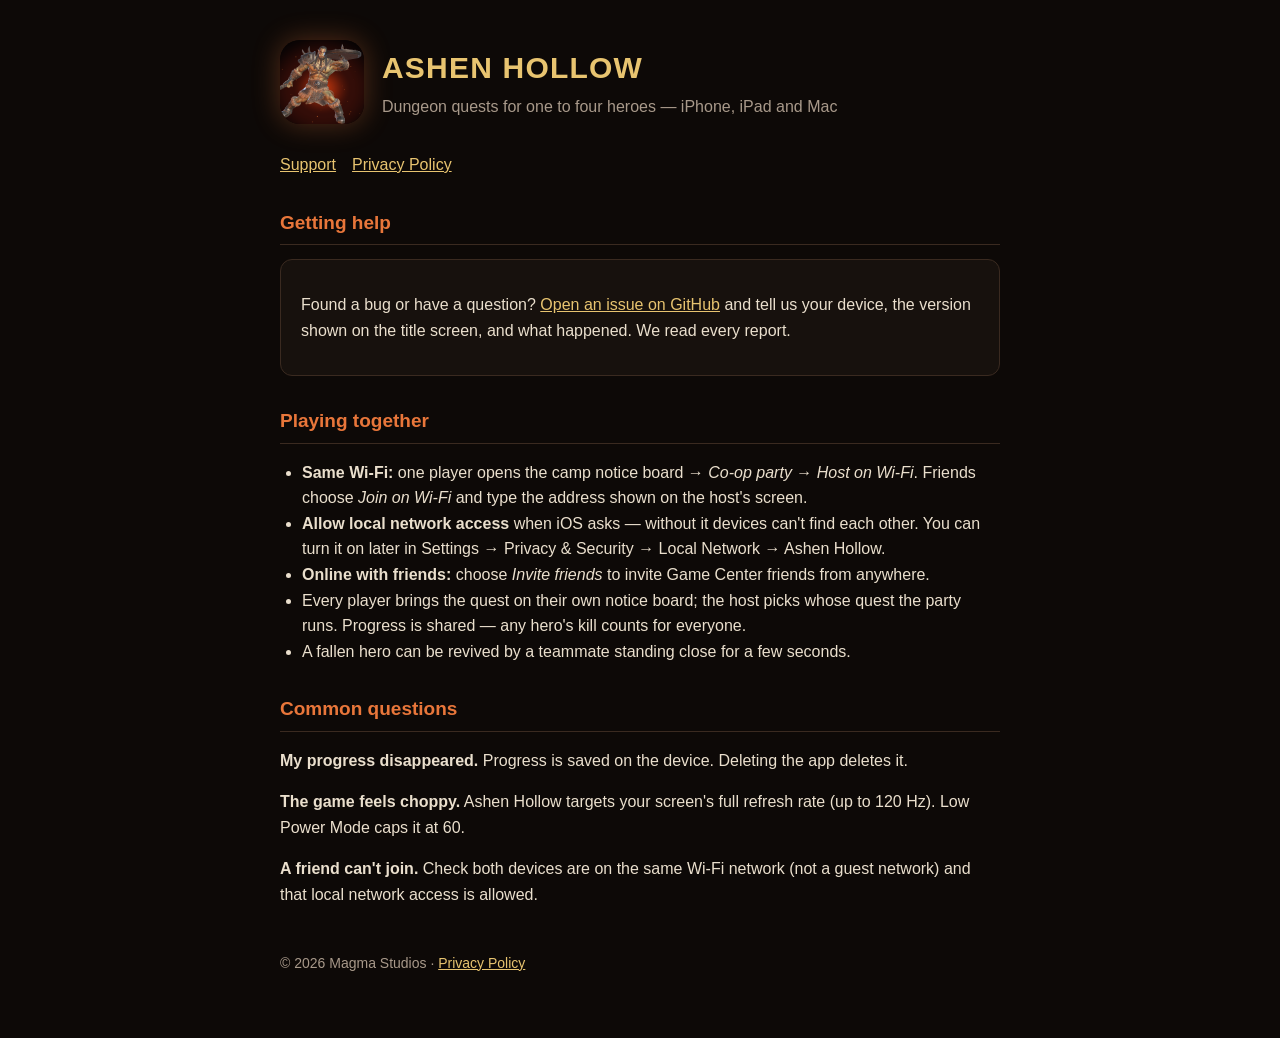
<file: index.html>
<!doctype html>
<html lang="en"><head><meta charset="utf-8"><meta name="viewport" content="width=device-width,initial-scale=1">
<title>Ashen Hollow — Support</title><link rel="stylesheet" href="style.css"></head>
<body><main>
<header><img src="icon.png" alt="Ashen Hollow app icon"><div><h1>ASHEN HOLLOW</h1><p>Dungeon quests for one to four heroes — iPhone, iPad and Mac</p></div></header>
<nav><a href="index.html">Support</a><a href="privacy.html">Privacy Policy</a></nav>

<h2>Getting help</h2>
<div class="card">
<p>Found a bug or have a question? <a href="https://github.com/blindghostx/ashen-hollow/issues/new">Open an issue on GitHub</a> and tell us your device, the version shown on the title screen, and what happened. We read every report.</p>
</div>

<h2>Playing together</h2>
<ul>
<li><b>Same Wi-Fi:</b> one player opens the camp notice board → <i>Co-op party</i> → <i>Host on Wi-Fi</i>. Friends choose <i>Join on Wi-Fi</i> and type the address shown on the host's screen.</li>
<li><b>Allow local network access</b> when iOS asks — without it devices can't find each other. You can turn it on later in Settings → Privacy &amp; Security → Local Network → Ashen Hollow.</li>
<li><b>Online with friends:</b> choose <i>Invite friends</i> to invite Game Center friends from anywhere.</li>
<li>Every player brings the quest on their own notice board; the host picks whose quest the party runs. Progress is shared — any hero's kill counts for everyone.</li>
<li>A fallen hero can be revived by a teammate standing close for a few seconds.</li>
</ul>

<h2>Common questions</h2>
<p><b>My progress disappeared.</b> Progress is saved on the device. Deleting the app deletes it.</p>
<p><b>The game feels choppy.</b> Ashen Hollow targets your screen's full refresh rate (up to 120 Hz). Low Power Mode caps it at 60.</p>
<p><b>A friend can't join.</b> Check both devices are on the same Wi-Fi network (not a guest network) and that local network access is allowed.</p>

<footer>© 2026 Magma Studios · <a href="privacy.html">Privacy Policy</a></footer>
</main></body></html>
</file>
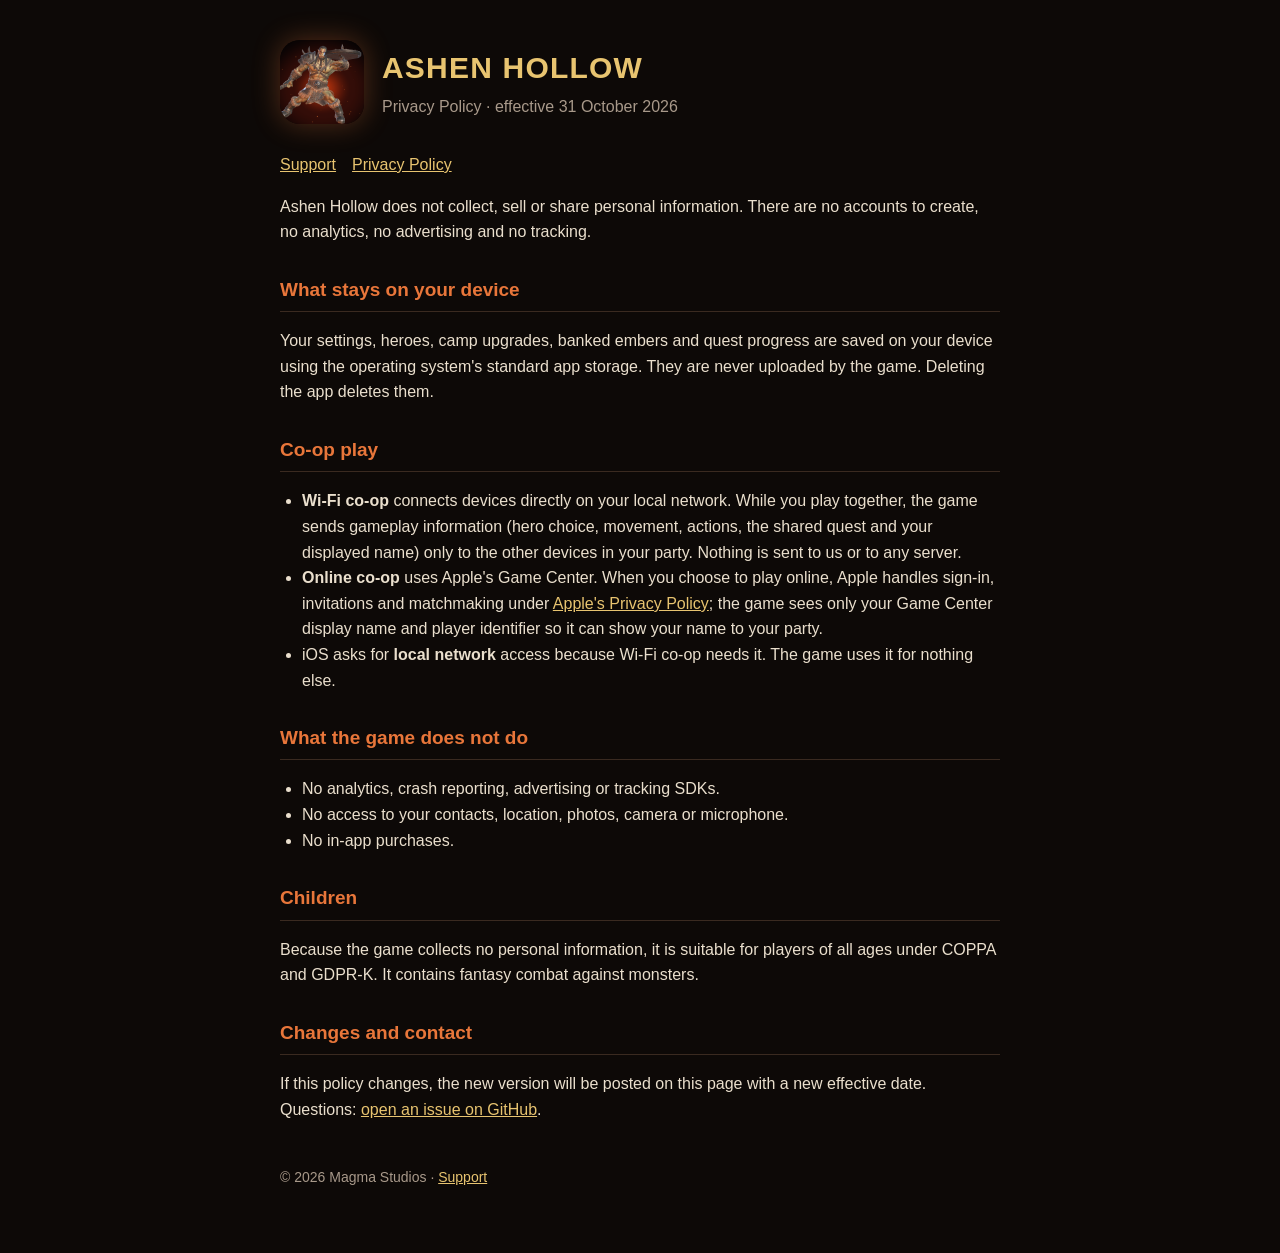
<file: privacy.html>
<!doctype html>
<html lang="en"><head><meta charset="utf-8"><meta name="viewport" content="width=device-width,initial-scale=1">
<title>Ashen Hollow — Privacy Policy</title><link rel="stylesheet" href="style.css"></head>
<body><main>
<header><img src="icon.png" alt="Ashen Hollow app icon"><div><h1>ASHEN HOLLOW</h1><p>Privacy Policy · effective 31 October 2026</p></div></header>
<nav><a href="index.html">Support</a><a href="privacy.html">Privacy Policy</a></nav>

<p>Ashen Hollow does not collect, sell or share personal information. There are no accounts to create, no analytics, no advertising and no tracking.</p>

<h2>What stays on your device</h2>
<p>Your settings, heroes, camp upgrades, banked embers and quest progress are saved on your device using the operating system's standard app storage. They are never uploaded by the game. Deleting the app deletes them.</p>

<h2>Co-op play</h2>
<ul>
<li><b>Wi-Fi co-op</b> connects devices directly on your local network. While you play together, the game sends gameplay information (hero choice, movement, actions, the shared quest and your displayed name) only to the other devices in your party. Nothing is sent to us or to any server.</li>
<li><b>Online co-op</b> uses Apple's Game Center. When you choose to play online, Apple handles sign-in, invitations and matchmaking under <a href="https://www.apple.com/legal/privacy/">Apple's Privacy Policy</a>; the game sees only your Game Center display name and player identifier so it can show your name to your party.</li>
<li>iOS asks for <b>local network</b> access because Wi-Fi co-op needs it. The game uses it for nothing else.</li>
</ul>

<h2>What the game does not do</h2>
<ul>
<li>No analytics, crash reporting, advertising or tracking SDKs.</li>
<li>No access to your contacts, location, photos, camera or microphone.</li>
<li>No in-app purchases.</li>
</ul>

<h2>Children</h2>
<p>Because the game collects no personal information, it is suitable for players of all ages under COPPA and GDPR-K. It contains fantasy combat against monsters.</p>

<h2>Changes and contact</h2>
<p>If this policy changes, the new version will be posted on this page with a new effective date. Questions: <a href="https://github.com/blindghostx/ashen-hollow/issues/new">open an issue on GitHub</a>.</p>

<footer>© 2026 Magma Studios · <a href="index.html">Support</a></footer>
</main></body></html>
</file>
<file: style.css>
:root{--bg:#0d0907;--panel:#17110d;--ink:#eadfcd;--dim:#a8998a;--ember:#e8763a;--gold:#e8c470;--line:#3a2a20}
*{box-sizing:border-box}
body{margin:0;background:var(--bg);color:var(--ink);font:16px/1.6 -apple-system,BlinkMacSystemFont,"Segoe UI",Roboto,sans-serif}
main{max-width:760px;margin:0 auto;padding:40px 20px 64px}
header{display:flex;align-items:center;gap:18px;margin-bottom:28px}
header img{width:84px;height:84px;border-radius:20px;box-shadow:0 0 28px #e8763a55}
h1{margin:0;font-size:30px;letter-spacing:.04em;color:var(--gold)}
header p{margin:2px 0 0;color:var(--dim)}
h2{color:var(--ember);font-size:19px;margin:30px 0 8px;border-bottom:1px solid var(--line);padding-bottom:6px}
a{color:var(--gold)}
ul{padding-left:22px}
.card{background:var(--panel);border:1px solid var(--line);border-radius:12px;padding:16px 20px;margin:14px 0}
footer{margin-top:44px;color:var(--dim);font-size:14px}
nav a{margin-right:16px}
</file>
